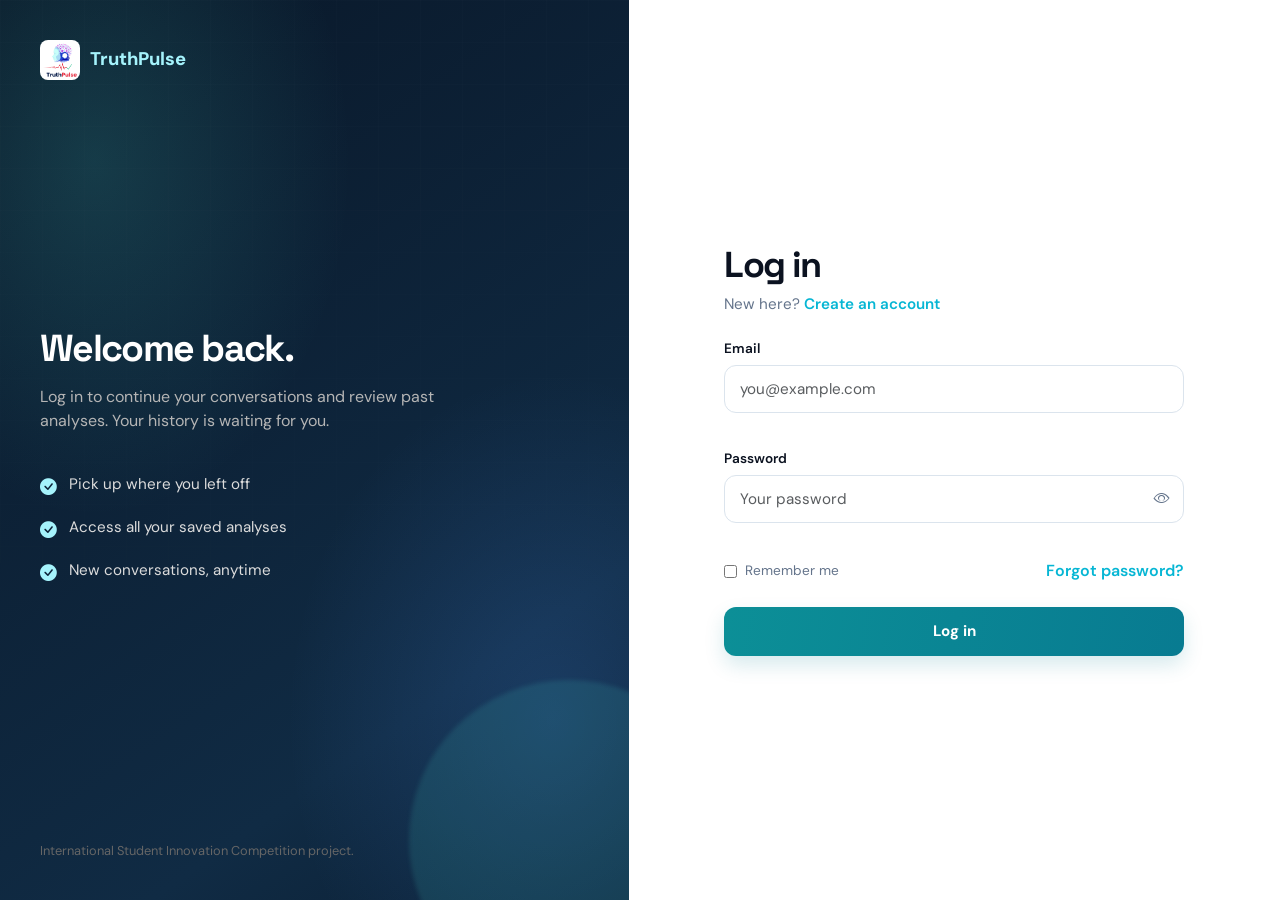
<file: login.html>
<!DOCTYPE html>
<html lang="en">
<head>
  <meta charset="UTF-8">
  <meta name="viewport" content="width=device-width, initial-scale=1.0">
  <meta name="referrer" content="strict-origin-when-cross-origin">
  <meta name="description" content="TruthPulse helps users examine potentially misleading or AI-generated media.">
  <meta name="theme-color" content="#102a43">
  <link rel="icon" type="image/png" href="assets/imgs/my_logo.png">
  <link href="https://cdn.jsdelivr.net/npm/bootstrap@5.0.2/dist/css/bootstrap.min.css" rel="stylesheet" integrity="sha384-EVSTQN3/azprG1Anm3QDgpJLIm9Nao0Yz1ztcQTwFspd3yD65VohhpuuCOmLASjC" crossorigin="anonymous">
  <link rel="stylesheet" href="https://cdn.jsdelivr.net/npm/bootstrap-icons@1.11.3/font/bootstrap-icons.min.css">
  <link rel="stylesheet" href="assets/css/register.css">
  <link rel="preconnect" href="https://fonts.googleapis.com">
  <link rel="preconnect" href="https://fonts.gstatic.com" crossorigin>
  <link href="https://fonts.googleapis.com/css2?family=DM+Sans:wght@400;500;600;700&family=Space+Grotesk:wght@400;500;600;700&display=swap" rel="stylesheet">
  <title>TruthPulse — Log In</title>
</head>
<body class="auth-body">

  <div class="auth-container">

    <!-- LEFT SIDE: branding panel -->
    <div class="auth-side">
      <a href="index.html" class="auth-side-brand">
        <img
          src="assets/imgs/my_logo.png"
          alt="TruthPulse logo"
          class="brand-logo"
        />
        <span>TruthPulse</span>
      </a>

      <div class="auth-side-content">
        <h2 class="auth-side-title">
          Welcome back.
        </h2>
        <p class="auth-side-lead">
          Log in to continue your conversations and review past analyses.
          Your history is waiting for you.
        </p>
        <ul class="auth-side-list">
          <li>
            <i class="bi bi-check-circle-fill" aria-hidden="true"></i>
            Pick up where you left off
          </li>
          <li>
            <i class="bi bi-check-circle-fill" aria-hidden="true"></i>
            Access all your saved analyses
          </li>
          <li>
            <i class="bi bi-check-circle-fill" aria-hidden="true"></i>
            New conversations, anytime
          </li>
        </ul>
      </div>

      <p class="auth-side-footnote">
        International Student Innovation Competition project.
      </p>
    </div>

    <!-- RIGHT SIDE: form -->
    <div class="auth-form-side">
      <div class="auth-form-wrap">

        <div class="auth-header">
          <h1 class="auth-title">Log in</h1>
          <p class="auth-subtitle">
            New here?
            <a href="signup.html" class="auth-link">Create an account</a>
          </p>
        </div>

        <form id="loginForm" class="auth-form" novalidate>

          <div class="auth-field">
            <label for="email" class="auth-label">Email</label>
            <input
              type="email"
              class="form-control auth-input"
              id="email"
              name="email"
              placeholder="you@example.com"
              autocomplete="email"
              required
            />
            <div class="auth-error" id="emailError" role="alert"></div>
          </div>

          <div class="auth-field">
            <label for="password" class="auth-label">Password</label>
            <div class="auth-input-group">
              <input
                type="password"
                class="form-control auth-input"
                id="password"
                name="password"
                placeholder="Your password"
                autocomplete="current-password"
                required
              />
              <button
                type="button"
                class="auth-toggle-pw"
                data-toggle-for="password"
                aria-label="Show password"
              >
                <i class="bi bi-eye" aria-hidden="true"></i>
              </button>
            </div>
            <div class="auth-error" id="passwordError" role="alert"></div>
          </div>

          <div class="auth-row-between">
            <label class="auth-checkbox">
              <input type="checkbox" name="rememberMe" />
              <span>Remember me</span>
            </label>
            <a href="#" class="auth-link">Forgot password?</a>
          </div>

          <button type="submit" class="btn auth-submit" id="loginSubmit">
            Log in
          </button>

        </form>
      </div>
    </div>
  </div>

  <script src="assets/javascript/config.js"></script>
  <script src="assets/javascript/api.js"></script>
  <script src="assets/javascript/auth.js"></script>

  <script
    src="https://cdn.jsdelivr.net/npm/bootstrap@5.3.3/dist/js/bootstrap.bundle.min.js"
  ></script>
</body>
</html>
</file>
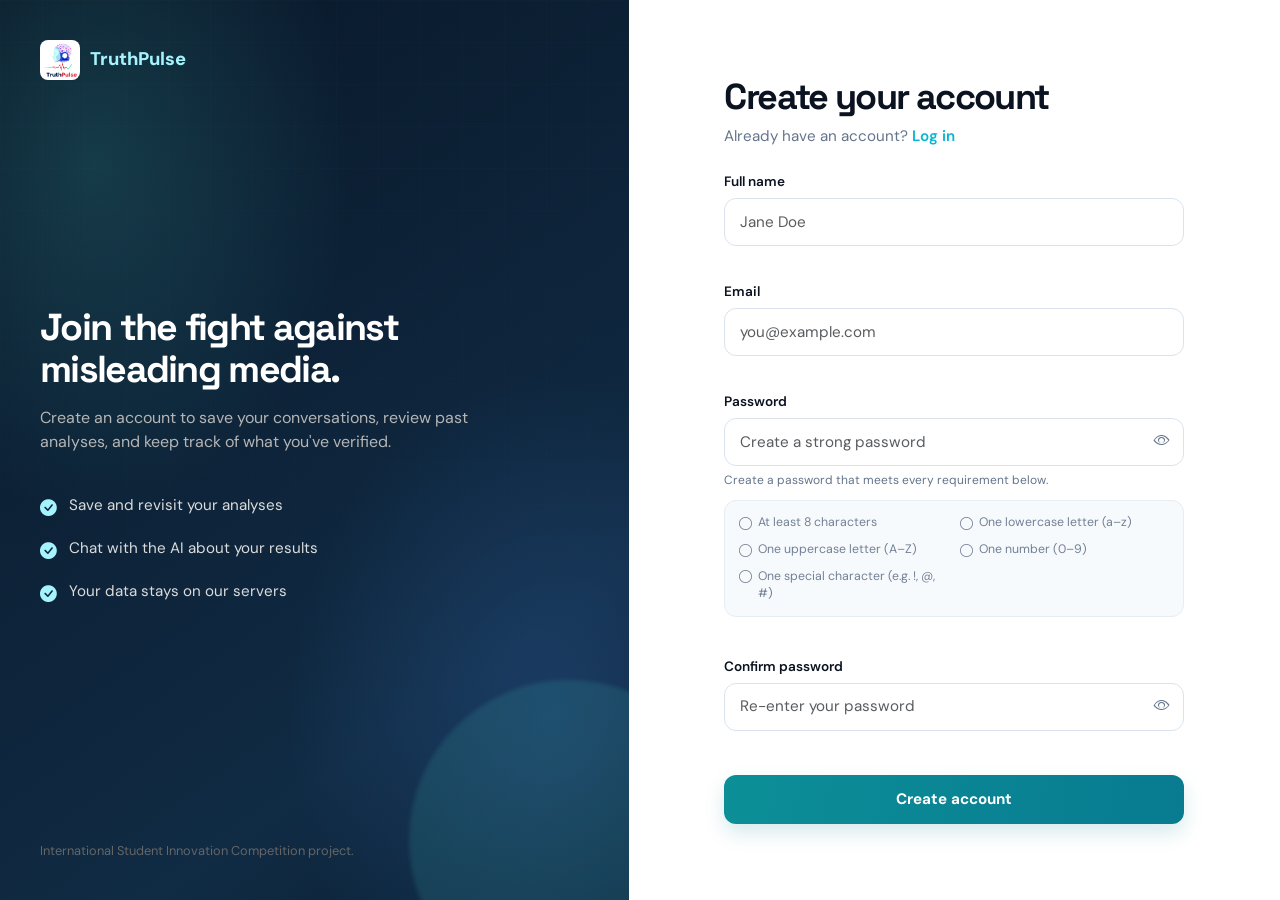
<file: signup.html>
<!DOCTYPE html>
<html lang="en">
<head>
  <meta charset="UTF-8">
  <meta name="viewport" content="width=device-width, initial-scale=1.0">
  <meta name="referrer" content="strict-origin-when-cross-origin">
  <meta name="description" content="TruthPulse helps users examine potentially misleading or AI-generated media.">
  <meta name="theme-color" content="#102a43">
  <link rel="icon" type="image/png" href="assets/imgs/my_logo.png">
  <link href="https://cdn.jsdelivr.net/npm/bootstrap@5.0.2/dist/css/bootstrap.min.css" rel="stylesheet" integrity="sha384-EVSTQN3/azprG1Anm3QDgpJLIm9Nao0Yz1ztcQTwFspd3yD65VohhpuuCOmLASjC" crossorigin="anonymous">
  <link rel="stylesheet" href="https://cdn.jsdelivr.net/npm/bootstrap-icons@1.11.3/font/bootstrap-icons.min.css">
  <link rel="stylesheet" href="assets/css/register.css">
  <link rel="preconnect" href="https://fonts.googleapis.com">
  <link rel="preconnect" href="https://fonts.gstatic.com" crossorigin>
  <link href="https://fonts.googleapis.com/css2?family=DM+Sans:wght@400;500;600;700&family=Space+Grotesk:wght@400;500;600;700&display=swap" rel="stylesheet">
  <title>TruthPulse — Sign Up</title>
</head>
<body class="auth-body">

  <!-- ==================== AUTH LAYOUT ==================== -->
  <div class="auth-container">

    <!-- LEFT SIDE: branding panel -->
    <div class="auth-side">
      <a href="index.html" class="auth-side-brand">
        <img
          src="assets/imgs/my_logo.png"
          alt="TruthPulse logo"
          class="brand-logo"
        />
        <span>TruthPulse</span>
      </a>

      <div class="auth-side-content">
        <h2 class="auth-side-title">
          Join the fight against misleading media.
        </h2>
        <p class="auth-side-lead">
          Create an account to save your conversations, review past
          analyses, and keep track of what you've verified.
        </p>
        <ul class="auth-side-list">
          <li>
            <i class="bi bi-check-circle-fill" aria-hidden="true"></i>
            Save and revisit your analyses
          </li>
          <li>
            <i class="bi bi-check-circle-fill" aria-hidden="true"></i>
            Chat with the AI about your results
          </li>
          <li>
            <i class="bi bi-check-circle-fill" aria-hidden="true"></i>
            Your data stays on our servers
          </li>
        </ul>
      </div>

      <p class="auth-side-footnote">
        International Student Innovation Competition project.
      </p>
    </div>

    <!-- RIGHT SIDE: form -->
    <div class="auth-form-side">
      <div class="auth-form-wrap">

        <div class="auth-header">
          <h1 class="auth-title">Create your account</h1>
          <p class="auth-subtitle">
            Already have an account?
            <a href="login.html" class="auth-link">Log in</a>
          </p>
        </div>
        <!-- Signup form -->
        <form id="signupForm" class="auth-form" novalidate>

          <!-- Full name -->
          <div class="auth-field">
            <label for="fullName" class="auth-label">Full name</label>
            <input
              type="text"
              class="form-control auth-input"
              id="fullName"
              name="fullName"
              placeholder="Jane Doe"
              autocomplete="name"
              required
            />
            <div class="auth-error" id="fullNameError" role="alert"></div>
          </div>

          <!-- Email -->
          <div class="auth-field">
            <label for="email" class="auth-label">Email</label>
            <input
              type="email"
              class="form-control auth-input"
              id="email"
              name="email"
              placeholder="you@example.com"
              autocomplete="email"
              required
            />
            <div class="auth-error" id="emailError" role="alert"></div>
          </div>

          <!-- Password -->
          <div class="auth-field">
            <label for="password" class="auth-label">Password</label>
            <div class="auth-input-group">
              <input
                type="password"
                class="form-control auth-input"
                id="password"
                name="password"
                placeholder="Create a strong password"
                autocomplete="new-password"
                required
                minlength="8"
              />
              <button
                type="button"
                class="auth-toggle-pw"
                data-toggle-for="password"
                aria-label="Show password"
              >
                <i class="bi bi-eye" aria-hidden="true"></i>
              </button>
            </div>
            <div class="auth-hint">Create a password that meets every requirement below.</div>
            <ul class="password-rules" id="passwordRules" aria-label="Password requirements">
              <li data-rule="length"><i class="bi bi-circle" aria-hidden="true"></i><span>At least 8 characters</span></li>
              <li data-rule="lower"><i class="bi bi-circle" aria-hidden="true"></i><span>One lowercase letter (a–z)</span></li>
              <li data-rule="upper"><i class="bi bi-circle" aria-hidden="true"></i><span>One uppercase letter (A–Z)</span></li>
              <li data-rule="number"><i class="bi bi-circle" aria-hidden="true"></i><span>One number (0–9)</span></li>
              <li data-rule="special"><i class="bi bi-circle" aria-hidden="true"></i><span>One special character (e.g. !, @, #)</span></li>
            </ul>
            <div class="auth-error" id="passwordError" role="alert"></div>
          </div>

          <!-- Confirm password -->
          <div class="auth-field">
            <label for="confirmPassword" class="auth-label">Confirm password</label>
            <div class="auth-input-group">
              <input
                type="password"
                class="form-control auth-input"
                id="confirmPassword"
                name="confirmPassword"
                placeholder="Re-enter your password"
                autocomplete="new-password"
                required
              />
              <button
                type="button"
                class="auth-toggle-pw"
                data-toggle-for="confirmPassword"
                aria-label="Show password"
              >
                <i class="bi bi-eye" aria-hidden="true"></i>
              </button>
            </div>
            <div class="auth-error" id="confirmPasswordError" role="alert"></div>
          </div>

          <!-- Submit -->
          <button type="submit" class="btn auth-submit" id="signupSubmit">
            Create account
          </button>

        </form>
      </div>
    </div>
  </div>

  <!-- Auth logic -->
  <script src="assets/javascript/config.js"></script>
  <script src="assets/javascript/api.js"></script>
  <script src="assets/javascript/auth.js"></script>
  <script src="https://cdn.jsdelivr.net/npm/bootstrap@5.3.3/dist/js/bootstrap.bundle.min.js"></script>
</body>
</html>
</file>
<file: assets/css/register.css>
/* ============================================================
   AI VERIFIER — AUTH PAGES STYLES (register.css)
   Used by: login.html, signup.html
   ------------------------------------------------------------
   IMPORTANT:
   Every rule below is scoped under `body.auth-body` so it can
   NEVER affect index.html or chat.html.

   The auth pages must have:
     <body class="auth-body">
   and load this file AFTER styles.css:
     <link rel="stylesheet" href="css/styles.css" />
     <link rel="stylesheet" href="css/register.css" />
   ============================================================ */

/* ------------------------------------------------------------
   Palette: shared deep-navy, blue, and cyan theme.
   ------------------------------------------------------------ */
:root {
  --brand-red:   #2563eb; /* primary action blue */
  --brand-danger: #dc2626; /* errors and validation only */
  --brand-black: #0b1220; /* deep ink navy */
  --brand-sage:  #a5f3fc; /* soft cyan highlight */
  --brand-teal:  #06b6d4; /* cyan accent */

  --bg-page:     #f5f8fc;
  --bg-surface:  #ffffff;
  --border-soft: #e2e8f0;
  --text-muted:  #64748b;
}

/* ============================================================
   BODY — only on auth pages
   ============================================================ */
body.auth-body {
  min-height: 100vh;
  margin: 0;
  background-color: var(--bg-page);
  color: var(--brand-black);
  font-family: system-ui, -apple-system, "Segoe UI", Roboto, sans-serif;
  overflow-y: auto;
}

/* ============================================================
   LAYOUT — two columns (left brand, right form)
   ============================================================ */
body.auth-body .auth-container {
  display: flex;
  min-height: 100vh;
}

/* ============================================================
   LEFT COLUMN — branding panel
   ============================================================ */
body.auth-body .auth-side {
  flex: 1;
  background-color: var(--brand-black);
  color: #ffffff;
  padding: 2.5rem;
  display: flex;
  flex-direction: column;
  justify-content: space-between;
  position: relative;
  overflow: hidden;
}

body.auth-body .auth-side::after {
  content: "";
  position: absolute;
  right: -100px;
  bottom: -100px;
  width: 320px;
  height: 320px;
  border-radius: 50%;
  background-color: rgba(37, 99, 235, 0.16);
  pointer-events: none;
}

body.auth-body .auth-side-brand {
  display: flex;
  align-items: center;
  gap: 0.6rem;
  font-weight: 800;
  font-size: 1.15rem;
  color: var(--brand-sage);
  text-decoration: none;
  position: relative;
  z-index: 1;
}

body.auth-body .auth-side-brand:hover {
  color: #ffffff;
}

/* Self-contained logo style — does NOT rely on styles.css */
body.auth-body .auth-side-brand .brand-logo {
  width: 40px;
  height: 40px;
  object-fit: contain;
  border-radius: 8px;
  background-color: rgba(255, 255, 255, 0.05);
}

body.auth-body .auth-side-content {
  position: relative;
  z-index: 1;
  max-width: 460px;
}

body.auth-body .auth-side-title {
  font-size: clamp(1.75rem, 3vw, 2.35rem);
  font-weight: 800;
  line-height: 1.2;
  color: #ffffff;
  margin-bottom: 1rem;
}

body.auth-body .auth-side-lead {
  font-size: 1rem;
  color: #b5b5b5;
  margin-bottom: 2rem;
}

body.auth-body .auth-side-list {
  list-style: none;
  padding: 0;
  margin: 0;
}

body.auth-body .auth-side-list li {
  display: flex;
  align-items: flex-start;
  gap: 0.75rem;
  padding: 0.5rem 0;
  color: #dcdcdc;
  font-size: 0.95rem;
}

body.auth-body .auth-side-list li i {
  color: var(--brand-sage);
  font-size: 1.05rem;
  margin-top: 2px;
  flex-shrink: 0;
}

body.auth-body .auth-side-footnote {
  font-size: 0.8rem;
  color: #666666;
  margin: 0;
  position: relative;
  z-index: 1;
}

/* ============================================================
   RIGHT COLUMN — form panel
   ============================================================ */
body.auth-body .auth-form-side {
  flex: 1;
  background-color: var(--bg-surface);
  display: flex;
  align-items: center;
  justify-content: center;
  padding: 2.5rem 1.5rem;
}

body.auth-body .auth-form-wrap {
  width: 100%;
  max-width: 420px;
}

/* ============================================================
   HEADER
   ============================================================ */
body.auth-body .auth-header {
  margin-bottom: 1.5rem;
}

body.auth-body .auth-title {
  font-size: 1.75rem;
  font-weight: 800;
  color: var(--brand-black);
  margin-bottom: 0.35rem;
}

body.auth-body .auth-subtitle {
  font-size: 0.95rem;
  color: var(--text-muted);
  margin: 0;
}

body.auth-body .auth-link {
  color: var(--brand-teal);
  text-decoration: none;
  font-weight: 600;
}

body.auth-body .auth-link:hover {
  color: var(--brand-red);
  text-decoration: underline;
}

/* ============================================================
   DEMO NOTICE — "backend not connected" banner
   ============================================================ */
body.auth-body .auth-demo-notice {
  display: flex;
  align-items: flex-start;
  gap: 0.6rem;
  padding: 0.75rem 0.9rem;
  border-radius: 10px;
  background-color: #fff7e6;
  border: 1px solid #f5c26b;
  color: #5a3a00;
  font-size: 0.85rem;
  line-height: 1.4;
  margin-bottom: 1.5rem;
}

body.auth-body .auth-demo-notice i {
  color: #b97600;
  font-size: 1.05rem;
  flex-shrink: 0;
  margin-top: 1px;
}

/* ============================================================
   FORM
   ============================================================ */
body.auth-body .auth-form {
  display: flex;
  flex-direction: column;
  gap: 1rem;
}

body.auth-body .auth-field {
  display: flex;
  flex-direction: column;
}

body.auth-body .auth-label {
  font-size: 0.85rem;
  font-weight: 600;
  color: var(--brand-black);
  margin-bottom: 0.35rem;
}

body.auth-body .auth-input {
  border-radius: 10px;
  padding: 0.6rem 0.9rem;
  border: 1px solid var(--border-soft);
  font-size: 0.95rem;
  width: 100%;
  box-sizing: border-box;
  background-color: #ffffff;
  color: var(--brand-black);
}

body.auth-body .auth-input:focus {
  border-color: var(--brand-teal);
  outline: none;
  box-shadow: 0 0 0 0.2rem rgba(6, 182, 212, 0.22);
}

body.auth-body .auth-input.is-invalid {
  border-color: var(--brand-danger);
  box-shadow: 0 0 0 0.2rem rgba(37, 99, 235, 0.16);
}

/* Show/hide password wrapper */
body.auth-body .auth-input-group {
  position: relative;
}

body.auth-body .auth-input-group .auth-input {
  padding-right: 2.6rem;
}

body.auth-body .auth-toggle-pw {
  position: absolute;
  right: 6px;
  top: 50%;
  transform: translateY(-50%);
  background: transparent;
  border: none;
  padding: 0.35rem 0.55rem;
  color: var(--text-muted);
  cursor: pointer;
  border-radius: 6px;
}

body.auth-body .auth-toggle-pw:hover {
  color: var(--brand-black);
  background-color: var(--bg-page);
}

body.auth-body .auth-hint {
  font-size: 0.75rem;
  color: var(--text-muted);
  margin-top: 0.35rem;
}

body.auth-body .auth-error {
  font-size: 0.8rem;
  color: var(--brand-red);
  min-height: 1rem;
  margin-top: 0.25rem;
}

body.auth-body .auth-row-between {
  display: flex;
  justify-content: space-between;
  align-items: center;
  gap: 0.75rem;
  flex-wrap: wrap;
}

body.auth-body .auth-checkbox {
  display: flex;
  align-items: center;
  gap: 0.5rem;
  font-size: 0.85rem;
  color: var(--text-muted);
  cursor: pointer;
}

body.auth-body .auth-checkbox input {
  accent-color: var(--brand-red);
}

/* Submit button */
body.auth-body .auth-submit {
  width: 100%;
  background-color: var(--brand-red);
  border: none;
  color: #ffffff;
  font-weight: 700;
  padding: 0.7rem 1rem;
  border-radius: 10px;
  font-size: 0.95rem;
  margin-top: 0.5rem;
  cursor: pointer;
  transition: background-color 0.15s ease;
}

body.auth-body .auth-submit:hover:not(:disabled) {
  background-color: #1d4ed8;
}

body.auth-body .auth-submit:disabled {
  background-color: #f3a6ae;
  cursor: not-allowed;
}

/* Inline "backend not connected" notice (added by auth.js) */
body.auth-body .auth-backend-notice {
  display: flex;
  align-items: flex-start;
  gap: 0.6rem;
  padding: 0.75rem 0.9rem;
  border-radius: 10px;
  background-color: #fdecee;
  border: 1px solid var(--brand-red);
  color: var(--brand-black);
  font-size: 0.85rem;
  line-height: 1.4;
  margin-top: 0.75rem;
}

body.auth-body .auth-backend-notice i {
  color: var(--brand-red);
  font-size: 1.05rem;
  flex-shrink: 0;
  margin-top: 1px;
}

body.auth-body .auth-footer-text {
  font-size: 0.78rem;
  color: var(--text-muted);
  text-align: center;
  margin-top: 1.25rem;
}

/* ============================================================
   RESPONSIVE — hide branding column on tablets and phones
   ============================================================ */
@media (max-width: 991.98px) {
  body.auth-body .auth-side {
    display: none;
  }
}

/* ============================================================
   TruthPulse auth polish — responsive glass, readable form states
   ============================================================ */
body.auth-body { font-family: "DM Sans", system-ui, sans-serif; background: #f3f7fb; }
body.auth-body h1, body.auth-body h2 { font-family: "Space Grotesk", "DM Sans", sans-serif; }
body.auth-body .auth-container { min-height: 100svh; }
body.auth-body .auth-side {
  isolation: isolate;
  background:
    radial-gradient(ellipse at 15% 18%, rgba(79,224,208,.16), transparent 34%),
    radial-gradient(ellipse at 88% 80%, rgba(81,149,255,.18), transparent 34%),
    linear-gradient(145deg, #091728, #102b44 75%, #0b2035);
}
body.auth-body .auth-side::before {
  content: "";
  position: absolute;
  z-index: -1;
  inset: 0;
  opacity: .14;
  background-image: linear-gradient(rgba(255,255,255,.08) 1px, transparent 1px),
                    linear-gradient(90deg, rgba(255,255,255,.08) 1px, transparent 1px);
  background-size: 42px 42px;
  mask-image: linear-gradient(to bottom, black, transparent);
}
body.auth-body .auth-side::after { background: rgba(79,224,208,.12); filter: blur(2px); }
body.auth-body .auth-side-title { letter-spacing: -.045em; line-height: 1.12; }
body.auth-body .auth-form-side { padding: clamp(1.25rem, 4vw, 3.5rem); }
body.auth-body .auth-form-wrap { max-width: 460px; animation: tp-auth-enter .55s cubic-bezier(.2,.7,.2,1) both; }
body.auth-body .auth-title { letter-spacing: -.045em; font-size: clamp(1.8rem, 3vw, 2.25rem); }
body.auth-body .auth-input {
  min-height: 48px;
  border-radius: 12px;
  border-color: #dbe4ed;
  transition: border-color .18s ease, box-shadow .18s ease, background .18s ease;
}
body.auth-body .auth-input:focus { border-color: #0ea5a6; box-shadow: 0 0 0 4px rgba(14,165,166,.12); }
body.auth-body .auth-input.is-invalid { border-color: #dc5252; }
body.auth-body .auth-submit {
  min-height: 49px;
  border-radius: 12px;
  background: linear-gradient(100deg, #0c8f97, #087b91);
  box-shadow: 0 9px 20px rgba(8,123,145,.16);
  transition: transform .2s ease, box-shadow .2s ease, opacity .2s ease;
}
body.auth-body .auth-submit:hover:not(:disabled) { transform: translateY(-2px); box-shadow: 0 13px 28px rgba(8,123,145,.22); }
body.auth-body .auth-submit:disabled { opacity: .7; }
body.auth-body .auth-demo-notice { border-radius: 12px; line-height: 1.6; }
body.auth-body .auth-backend-notice {
  display: flex;
  gap: .65rem;
  align-items: flex-start;
  margin-top: 1rem;
  padding: .9rem 1rem;
  color: #35536a;
  background: #eef8fc;
  border: 1px solid #d3eaf3;
  border-radius: 12px;
  line-height: 1.6;
  font-size: .9rem;
}
body.auth-body .auth-backend-notice[hidden] { display: none; }
body.auth-body .auth-backend-notice.is-error { color: #8d2c35; background: #fff0f1; border-color: #f4c8cc; }
.password-rules {
  display: grid;
  grid-template-columns: repeat(2, minmax(0, 1fr));
  gap: .45rem .65rem;
  padding: .85rem;
  margin: .65rem 0 .25rem;
  list-style: none;
  background: #f7fafc;
  border: 1px solid #e6edf3;
  border-radius: 12px;
}
.password-rules li { display: flex; align-items: flex-start; gap: .4rem; color: #738196; font-size: .77rem; line-height: 1.4; }
.password-rules li i { flex-shrink: 0; margin-top: 1px; font-size: .82rem; }
.password-rules li.is-met { color: #16845b; }
.password-rules li.is-met i { color: #16845b; }
@keyframes tp-auth-enter { from { opacity: 0; transform: translateY(12px); } to { opacity: 1; transform: translateY(0); } }
@media (max-width: 767.98px) {
  body.auth-body .auth-container { flex-direction: column; }
  body.auth-body .auth-side { min-height: 220px; padding: 1.4rem 1.3rem; gap: 1.6rem; }
  body.auth-body .auth-side-content { max-width: 560px; }
  body.auth-body .auth-side-title { font-size: 1.65rem; }
  body.auth-body .auth-side-lead { margin-bottom: .75rem; }
  body.auth-body .auth-side-list { display: grid; grid-template-columns: 1fr; }
  body.auth-body .auth-side-footnote { margin-top: .3rem; }
  body.auth-body .auth-form-side { align-items: flex-start; }
}
@media (max-width: 420px) {
  .password-rules { grid-template-columns: 1fr; }
}
@media (prefers-reduced-motion: reduce) {
  body.auth-body .auth-form-wrap { animation: none !important; }
  body.auth-body .auth-input, body.auth-body .auth-submit { transition: none !important; }
}
</file>
